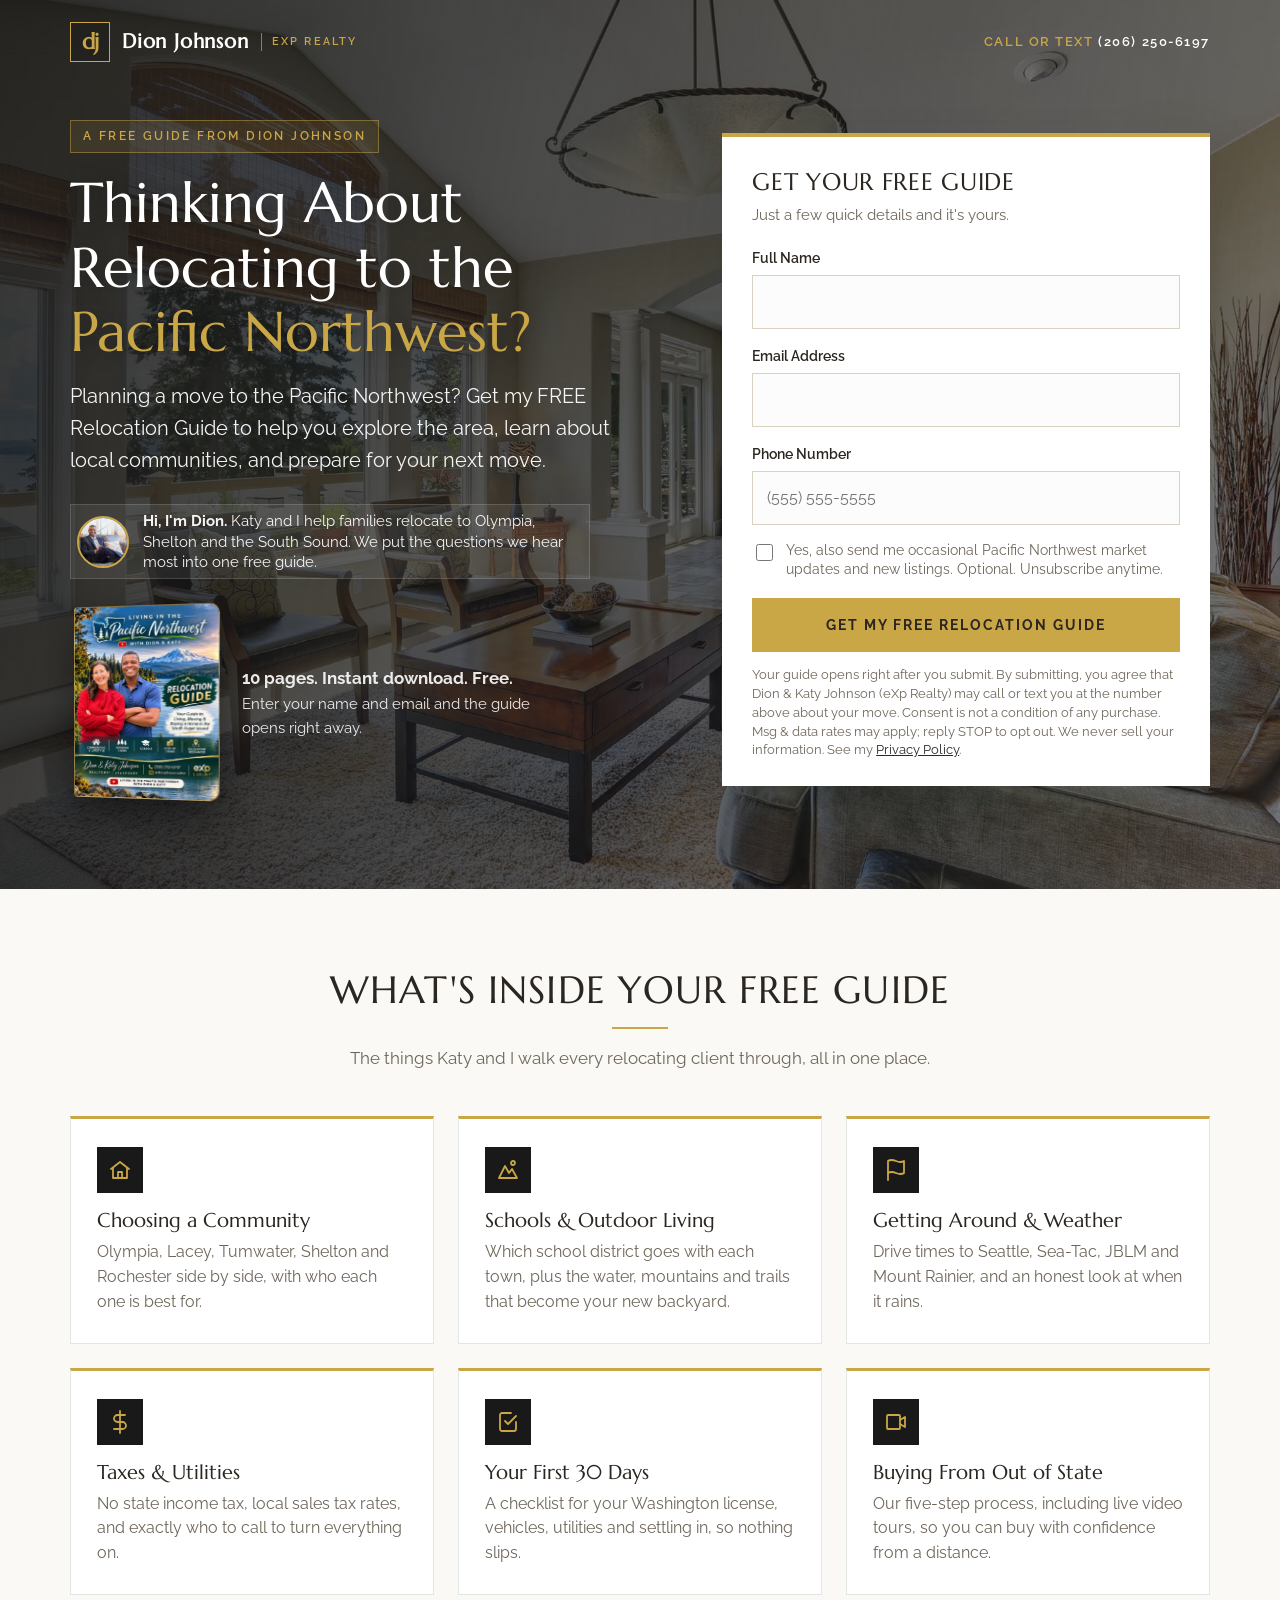
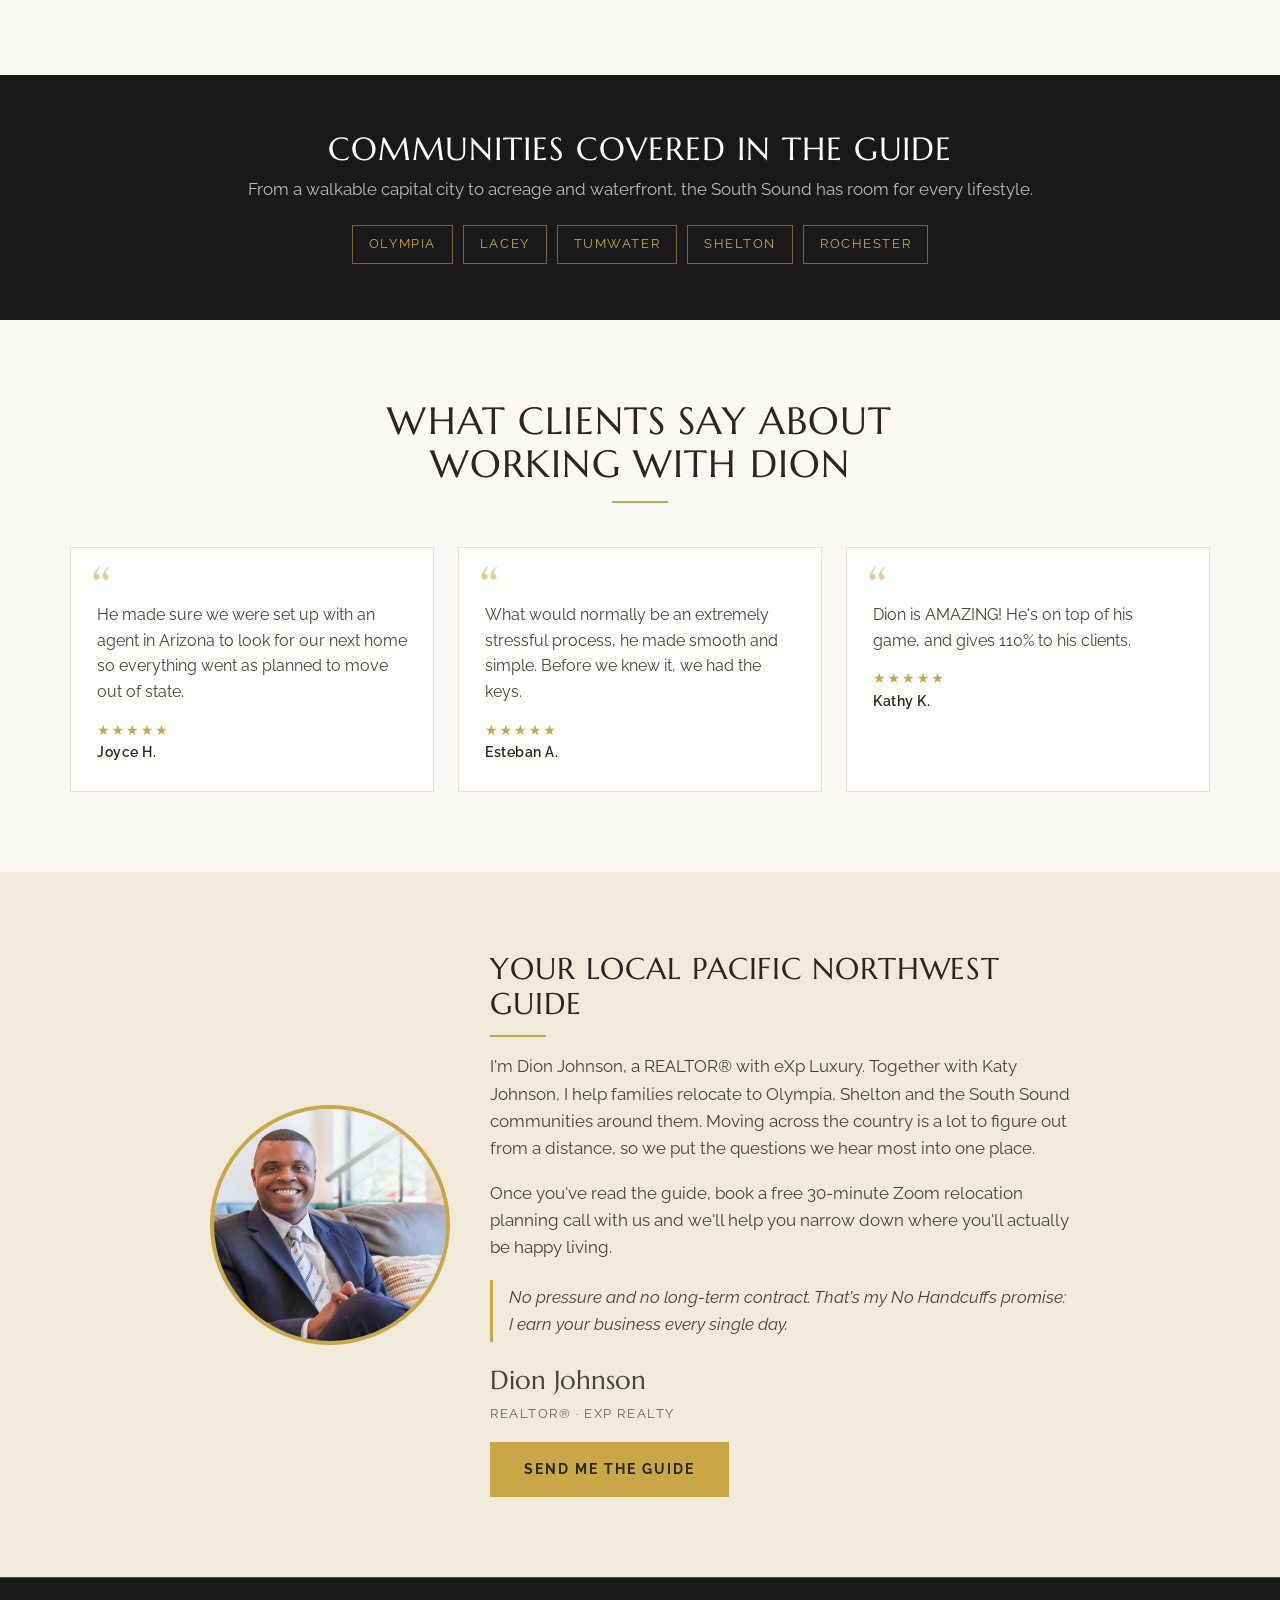
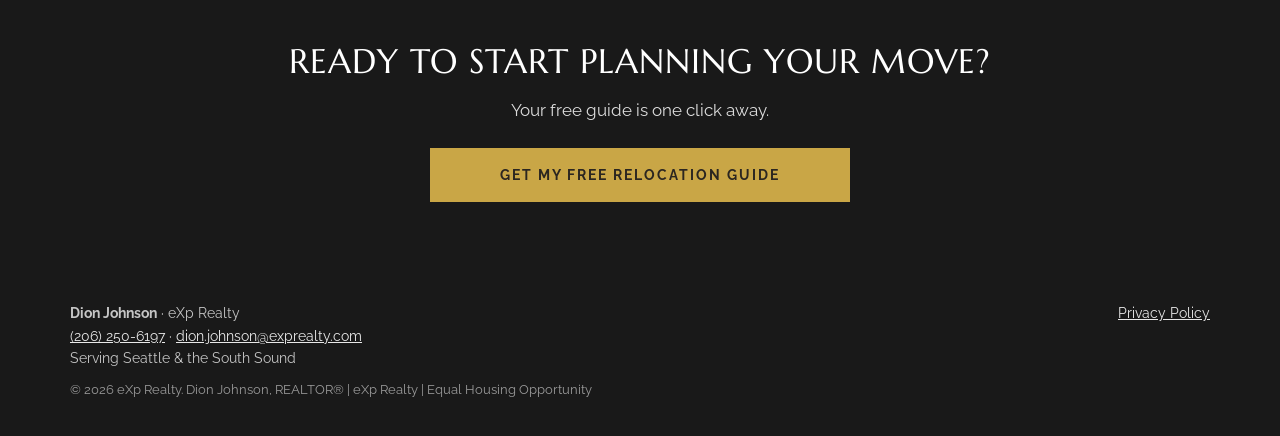
<file: public/index.html>
<!doctype html>
<html lang="en">
<head>
  <meta charset="utf-8">
  <meta name="viewport" content="width=device-width, initial-scale=1">
  <title>Free Pacific Northwest Relocation Guide | Dion Johnson</title>
  <meta name="description" content="Planning a move to the Pacific Northwest? Get Dion Johnson's FREE Relocation Guide to explore the area, learn about local communities, and prepare for your next move.">
  <meta property="og:title" content="Free Pacific Northwest Relocation Guide from Dion Johnson">
  <meta property="og:description" content="Explore the area, learn about local communities, and prepare for your move to Seattle and the South Sound.">
  <meta property="og:type" content="website">
  <meta property="og:image" content="assets/hero-pnw-home.jpg">
  <link rel="preconnect" href="https://fonts.googleapis.com">
  <link rel="preconnect" href="https://fonts.gstatic.com" crossorigin>
  <link href="https://fonts.googleapis.com/css2?family=Marcellus&family=Raleway:wght@400;600;700&display=swap" rel="stylesheet">
  <link rel="stylesheet" href="assets/styles.css?v=20261120b">
</head>
<body>

<header class="site-header">
  <div class="container">
    <a class="logo" href="index.html"><span class="monogram" aria-hidden="true">dj</span><span class="logo-name" data-config="agentName">Dion Johnson</span><span class="logo-sub" data-config="brokerage">eXp Realty</span></a>
    <a class="header-phone" data-config-href="phone" href="#"><span>Call or text</span> <span data-config="phone" style="color:inherit">(206) 250-6197</span></a>
  </div>
</header>

<main>
  <section class="hero">
    <div class="container hero-grid">
      <div>
        <span class="eyebrow">A free guide from Dion Johnson</span>
        <h1>Thinking About Relocating to the <span class="gold">Pacific Northwest?</span></h1>
        <p class="lead">Planning a move to the Pacific Northwest? Get my FREE Relocation Guide to help you explore the area, learn about local communities, and prepare for your next move.</p>

        <div class="hello">
          <img src="assets/dion-headshot.jpg" alt="Dion Johnson">
          <p><strong>Hi, I'm Dion.</strong> Katy and I help families relocate to Olympia, Shelton and the South Sound. We put the questions we hear most into one free guide.</p>
        </div>

        <div class="guide-wrap">
          <div class="guide-mock has-cover">
            <img src="assets/guide/cover.jpg" alt="Cover of the South Sound Relocation Guide by Dion and Katy Johnson" width="440" height="569">
          </div>
          <p class="guide-note"><strong>10 pages. Instant download. Free.</strong>Enter your name and email and the guide opens right away.</p>
        </div>
      </div>

      <form id="lead-form" class="form-card" novalidate>
        <h2>Get Your Free Guide</h2>
        <p class="sub">Just a few quick details and it's yours.</p>

        <div class="field">
          <label for="fullName">Full Name</label>
          <input id="fullName" name="fullName" type="text" autocomplete="name" required maxlength="80" aria-describedby="fullName-error">
          <div class="error" id="fullName-error" aria-live="polite"></div>
        </div>
        <div class="field">
          <label for="email">Email Address</label>
          <input id="email" name="email" type="email" autocomplete="email" inputmode="email" required maxlength="254" aria-describedby="email-error">
          <div class="error" id="email-error" aria-live="polite"></div>
        </div>
        <div class="field">
          <label for="phone">Phone Number</label>
          <input id="phone" name="phone" type="tel" autocomplete="tel" inputmode="tel" required maxlength="20" placeholder="(555) 555-5555" aria-describedby="phone-error">
          <div class="error" id="phone-error" aria-live="polite"></div>
        </div>

        <!-- Spam trap: hidden from people, bots fill it in -->
        <div class="hp" aria-hidden="true">
          <label for="website">Website</label>
          <input id="website" name="website" type="text" tabindex="-1" autocomplete="off">
        </div>

        <label class="consent">
          <input type="checkbox" name="marketingConsent" value="yes">
          <span>Yes, also send me occasional Pacific Northwest market updates and new listings. Optional. Unsubscribe anytime.</span>
        </label>

        <button class="btn" type="submit">GET MY FREE RELOCATION GUIDE</button>
        <div class="form-status" role="alert" aria-live="assertive"></div>
        <p class="fine-print">Your guide opens right after you submit. By submitting, you agree that Dion &amp; Katy Johnson (eXp Realty) may call or text you at the number above about your move. Consent is not a condition of any purchase. Msg &amp; data rates may apply; reply STOP to opt out. We never sell your information. See my <a href="privacy.html">Privacy Policy</a>.</p>
      </form>
    </div>
  </section>

  <section class="block">
    <div class="container">
      <div class="section-head">
        <h2>What's Inside Your Free Guide</h2>
        <p>The things Katy and I walk every relocating client through, all in one place.</p>
      </div>
      <div class="features features-6">
        <div class="feature">
          <div class="icon" aria-hidden="true">
            <svg width="24" height="24" viewBox="0 0 24 24" fill="none" stroke="currentColor" stroke-width="1.8" stroke-linecap="round" stroke-linejoin="round"><path d="M3 11l9-7 9 7"/><path d="M5 10v10h14V10"/><path d="M10 20v-6h4v6"/></svg>
          </div>
          <h3>Choosing a Community</h3>
          <p>Olympia, Lacey, Tumwater, Shelton and Rochester side by side, with who each one is best for.</p>
        </div>
        <div class="feature">
          <div class="icon" aria-hidden="true">
            <svg width="24" height="24" viewBox="0 0 24 24" fill="none" stroke="currentColor" stroke-width="1.8" stroke-linecap="round" stroke-linejoin="round"><path d="M3 20l6-12 4 7 3-4 5 9z"/><circle cx="17" cy="5" r="2"/></svg>
          </div>
          <h3>Schools &amp; Outdoor Living</h3>
          <p>Which school district goes with each town, plus the water, mountains and trails that become your new backyard.</p>
        </div>
        <div class="feature">
          <div class="icon" aria-hidden="true">
            <svg width="24" height="24" viewBox="0 0 24 24" fill="none" stroke="currentColor" stroke-width="1.8" stroke-linecap="round" stroke-linejoin="round"><path d="M4 15s1-1 4-1 5 2 8 2 4-1 4-1V3s-1 1-4 1-5-2-8-2-4 1-4 1z"/><path d="M4 22v-7"/></svg>
          </div>
          <h3>Getting Around &amp; Weather</h3>
          <p>Drive times to Seattle, Sea-Tac, JBLM and Mount Rainier, and an honest look at when it rains.</p>
        </div>
        <div class="feature">
          <div class="icon" aria-hidden="true">
            <svg width="24" height="24" viewBox="0 0 24 24" fill="none" stroke="currentColor" stroke-width="1.8" stroke-linecap="round" stroke-linejoin="round"><path d="M12 1v22"/><path d="M17 5H9.5a3.5 3.5 0 0 0 0 7h5a3.5 3.5 0 0 1 0 7H6"/></svg>
          </div>
          <h3>Taxes &amp; Utilities</h3>
          <p>No state income tax, local sales tax rates, and exactly who to call to turn everything on.</p>
        </div>
        <div class="feature">
          <div class="icon" aria-hidden="true">
            <svg width="24" height="24" viewBox="0 0 24 24" fill="none" stroke="currentColor" stroke-width="1.8" stroke-linecap="round" stroke-linejoin="round"><path d="M9 11l3 3 8-8"/><path d="M20 12v7a2 2 0 0 1-2 2H6a2 2 0 0 1-2-2V5a2 2 0 0 1 2-2h9"/></svg>
          </div>
          <h3>Your First 30 Days</h3>
          <p>A checklist for your Washington license, vehicles, utilities and settling in, so nothing slips.</p>
        </div>
        <div class="feature">
          <div class="icon" aria-hidden="true">
            <svg width="24" height="24" viewBox="0 0 24 24" fill="none" stroke="currentColor" stroke-width="1.8" stroke-linecap="round" stroke-linejoin="round"><rect x="3" y="5" width="13" height="14" rx="1"/><path d="M16 10l5-3v10l-5-3"/></svg>
          </div>
          <h3>Buying From Out of State</h3>
          <p>Our five-step process, including live video tours, so you can buy with confidence from a distance.</p>
        </div>
      </div>
    </div>
  </section>

  <section class="areas">
    <div class="container">
      <h2>Communities Covered in the Guide</h2>
      <p>From a walkable capital city to acreage and waterfront, the South Sound has room for every lifestyle.</p>
      <ul class="chips">
        <li>Olympia</li><li>Lacey</li><li>Tumwater</li><li>Shelton</li><li>Rochester</li>
      </ul>
    </div>
  </section>

  <section class="block">
    <div class="container">
      <div class="section-head">
        <h2>What Clients Say About Working With Dion</h2>
      </div>
      <div class="quotes">
        <figure class="quote">
          <blockquote>He made sure we were set up with an agent in Arizona to look for our next home so everything went as planned to move out of state.</blockquote>
          <figcaption><span class="stars">★★★★★</span><br>Joyce H.</figcaption>
        </figure>
        <figure class="quote">
          <blockquote>What would normally be an extremely stressful process, he made smooth and simple. Before we knew it, we had the keys.</blockquote>
          <figcaption><span class="stars">★★★★★</span><br>Esteban A.</figcaption>
        </figure>
        <figure class="quote">
          <blockquote>Dion is AMAZING! He's on top of his game, and gives 110% to his clients.</blockquote>
          <figcaption><span class="stars">★★★★★</span><br>Kathy K.</figcaption>
        </figure>
      </div>
    </div>
  </section>

  <section class="block about">
    <div class="container about-grid">
      <div class="headshot"><img src="assets/dion-headshot.jpg" alt="Dion Johnson"></div>
      <div>
        <h2>Your Local Pacific Northwest Guide</h2>
        <p>I'm Dion Johnson, a REALTOR® with eXp Luxury. Together with Katy Johnson, I help families relocate to Olympia, Shelton and the South Sound communities around them. Moving across the country is a lot to figure out from a distance, so we put the questions we hear most into one place.</p>
        <p>Once you've read the guide, book a free 30-minute Zoom relocation planning call with us and we'll help you narrow down where you'll actually be happy living.</p>
        <p class="promise">No pressure and no long-term contract. That's my No Handcuffs promise: I earn your business every single day.</p>
        <p class="signature">Dion Johnson<small>REALTOR® · eXp Realty</small></p>
        <a class="btn btn-inline" href="#lead-form" data-scroll-to-form>Send Me the Guide</a>
      </div>
    </div>
  </section>

  <section class="cta-band">
    <div class="container">
      <h2>Ready to Start Planning Your Move?</h2>
      <p>Your free guide is one click away.</p>
      <a class="btn" href="#lead-form" data-scroll-to-form>GET MY FREE RELOCATION GUIDE</a>
    </div>
  </section>
</main>

<footer class="site-footer">
  <div class="container">
    <div class="footer-grid">
      <div>
        <strong data-config="agentName">Dion Johnson</strong> · <span data-config="brokerage">eXp Realty</span><br>
        <a data-config-href="phone" href="#"><span data-config="phone">(206) 250-6197</span></a> ·
        <a data-config-href="email" href="#"><span data-config="email">dion.johnson@exprealty.com</span></a><br>
        <span data-config="address">Serving Seattle &amp; the South Sound</span>
      </div>
      <div>
        <a href="privacy.html">Privacy Policy</a>
      </div>
    </div>
    <div class="legal">© <span id="year"></span> <span data-config="brokerage">eXp Realty</span>. <span data-config="licenseLine">Dion Johnson, REALTOR® | eXp Realty | Equal Housing Opportunity</span></div>
  </div>
</footer>

<script src="assets/config.js?v=20261120b"></script>
<script src="assets/app.js?v=20261120b"></script>
</body>
</html>
</file>
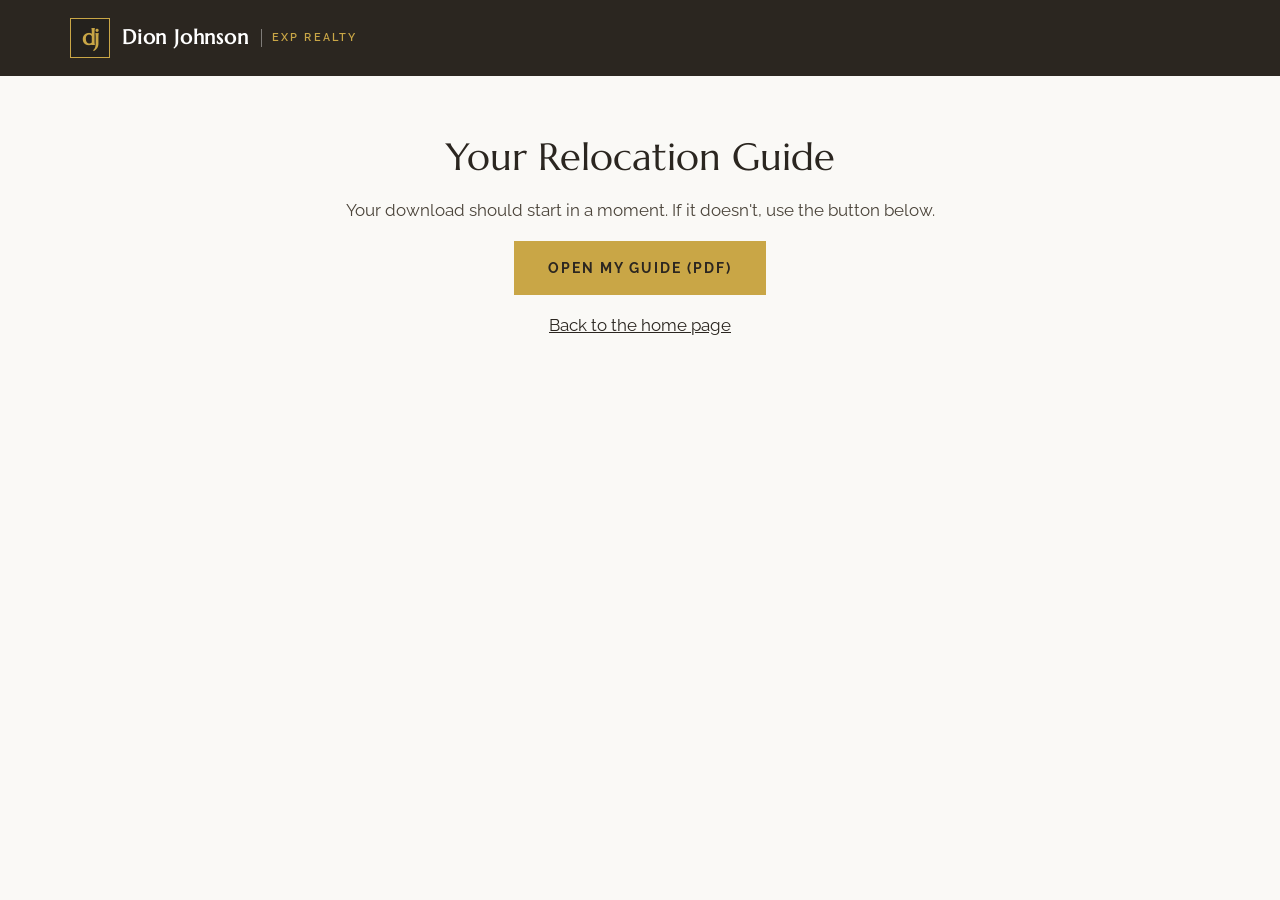
<file: public/download.html>
<!doctype html>
<html lang="en">
<head>
  <meta charset="utf-8">
  <meta name="viewport" content="width=device-width, initial-scale=1">
  <meta name="robots" content="noindex">
  <title>Download Your Pacific Northwest Relocation Guide</title>
  <link href="https://fonts.googleapis.com/css2?family=Marcellus&family=Raleway:wght@400;600;700&display=swap" rel="stylesheet">
  <link rel="stylesheet" href="assets/styles.css?v=20261120b">
</head>
<body>
<!--
  Both the thank-you page button and the link in the confirmation email point here.
  This page records a "guide_download" analytics event, then opens the PDF.
-->
<div class="top-bar">
  <header class="site-header">
    <div class="container">
      <a class="logo" href="index.html"><span class="monogram" aria-hidden="true">dj</span><span class="logo-name" data-config="agentName">Dion Johnson</span><span class="logo-sub" data-config="brokerage">eXp Realty</span></a>
    </div>
  </header>
</div>

<main class="container prose" style="text-align:center">
  <h1>Your Relocation Guide</h1>
  <div id="ready" hidden>
    <p>Your download should start in a moment. If it doesn't, use the button below.</p>
    <p><a class="btn btn-inline" id="pdf-link" href="#">OPEN MY GUIDE (PDF)</a></p>
  </div>
  <div id="pending">
    <p class="notice">The guide is being finalized. We'll email it to you as soon as it's ready.</p>
  </div>
  <p><a href="index.html">Back to the home page</a></p>
</main>

<script src="assets/config.js?v=20261120b"></script>
<script src="assets/app.js?v=20261120b"></script>
<script>
  (function () {
    var pdf = (window.SITE_CONFIG || {}).guidePdf;
    if (!pdf) return;
    document.getElementById("ready").hidden = false;
    document.getElementById("pending").hidden = true;
    var link = document.getElementById("pdf-link");
    link.href = pdf;
    var src = new URLSearchParams(location.search).get("src") || "web";
    window.track("guide_download", { method: src });
    setTimeout(function () { location.href = pdf; }, 900);
  })();
</script>
</body>
</html>
</file>
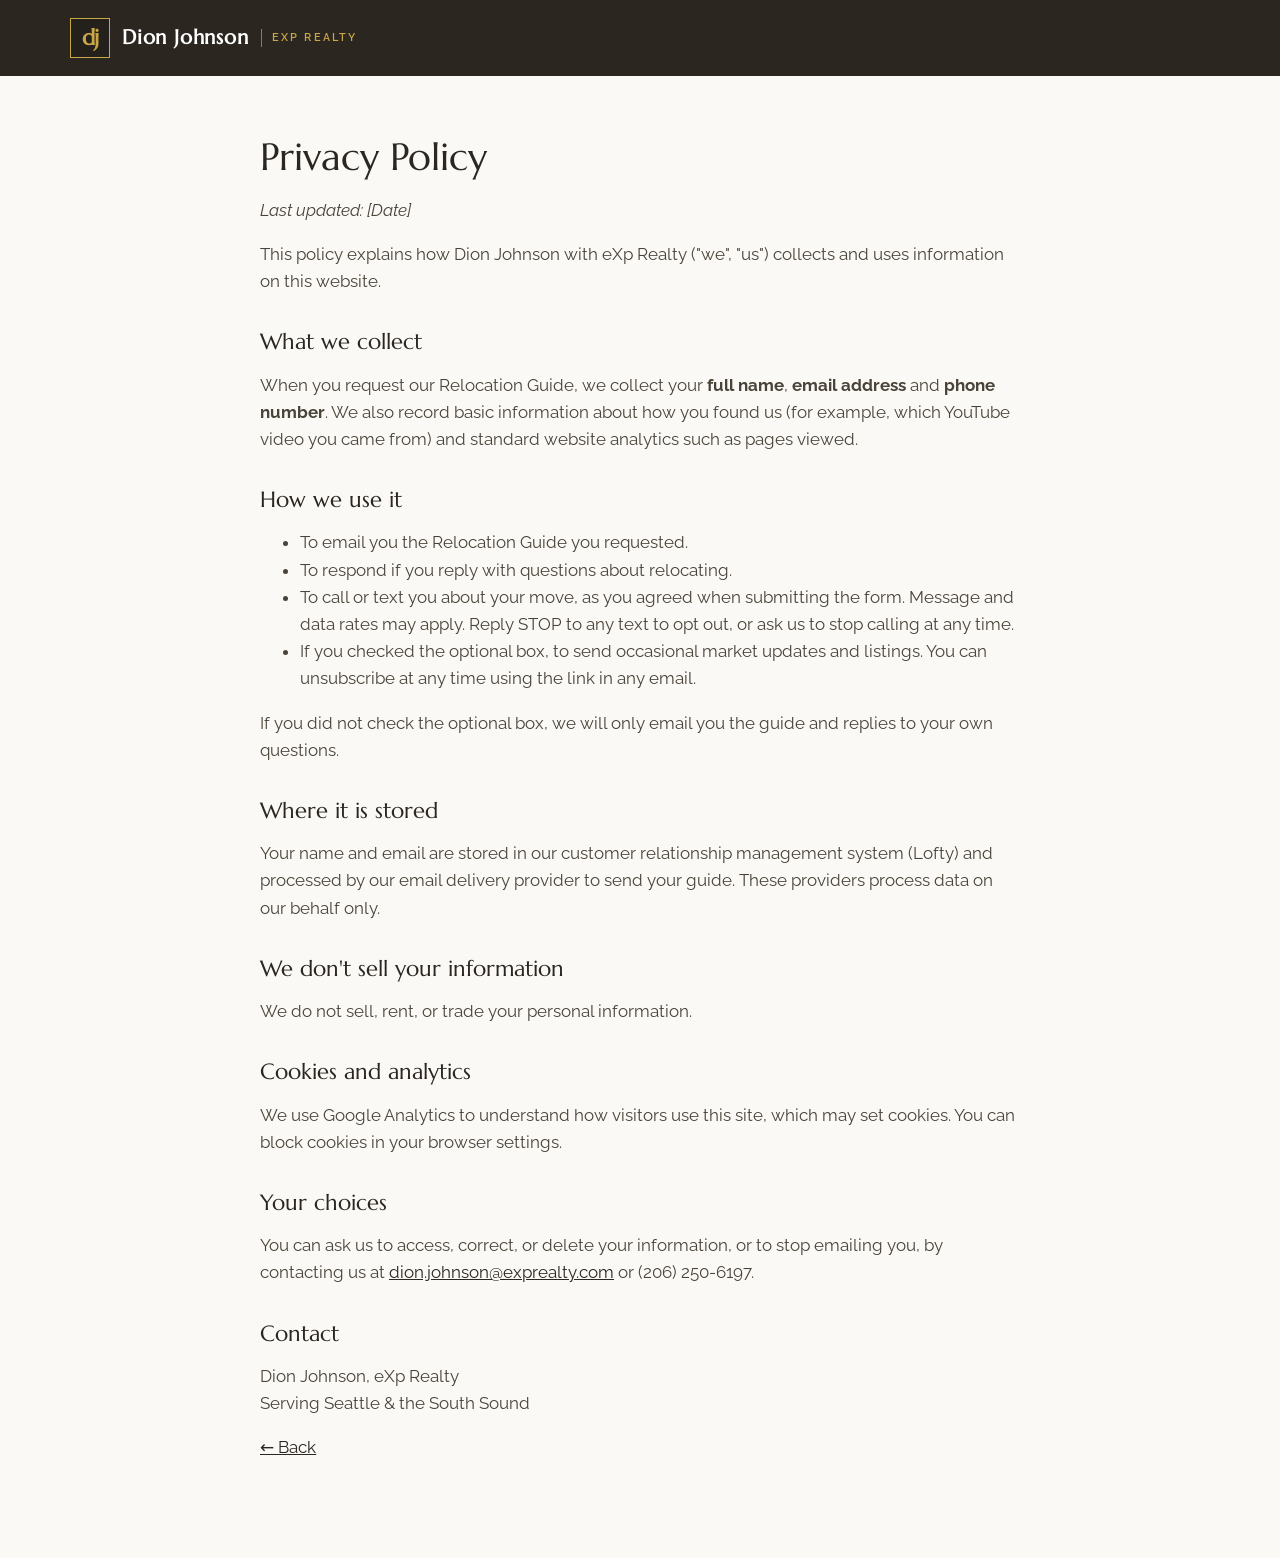
<file: public/privacy.html>
<!doctype html>
<html lang="en">
<head>
  <meta charset="utf-8">
  <meta name="viewport" content="width=device-width, initial-scale=1">
  <title>Privacy Policy</title>
  <link href="https://fonts.googleapis.com/css2?family=Marcellus&family=Raleway:wght@400;600;700&display=swap" rel="stylesheet">
  <link rel="stylesheet" href="assets/styles.css?v=20261120b">
</head>
<body>
<div class="top-bar">
  <header class="site-header">
    <div class="container">
      <a class="logo" href="index.html"><span class="monogram" aria-hidden="true">dj</span><span class="logo-name" data-config="agentName">Dion Johnson</span><span class="logo-sub" data-config="brokerage">eXp Realty</span></a>
    </div>
  </header>
</div>

<main class="container prose">
  <!-- TEMPLATE: have the client (or their attorney/brokerage compliance) review before going live. -->
  <h1>Privacy Policy</h1>
  <p><em>Last updated: [Date]</em></p>

  <p>This policy explains how <span data-config="agentName">[Agent Name]</span> with <span data-config="brokerage">[Brokerage Name]</span> ("we", "us") collects and uses information on this website.</p>

  <h2>What we collect</h2>
  <p>When you request our Relocation Guide, we collect your <strong>full name</strong>, <strong>email address</strong> and <strong>phone number</strong>. We also record basic information about how you found us (for example, which YouTube video you came from) and standard website analytics such as pages viewed.</p>

  <h2>How we use it</h2>
  <ul>
    <li>To email you the Relocation Guide you requested.</li>
    <li>To respond if you reply with questions about relocating.</li>
    <li>To call or text you about your move, as you agreed when submitting the form. Message and data rates may apply. Reply STOP to any text to opt out, or ask us to stop calling at any time.</li>
    <li>If you checked the optional box, to send occasional market updates and listings. You can unsubscribe at any time using the link in any email.</li>
  </ul>
  <p>If you did not check the optional box, we will only email you the guide and replies to your own questions.</p>

  <h2>Where it is stored</h2>
  <p>Your name and email are stored in our customer relationship management system (Lofty) and processed by our email delivery provider to send your guide. These providers process data on our behalf only.</p>

  <h2>We don't sell your information</h2>
  <p>We do not sell, rent, or trade your personal information.</p>

  <h2>Cookies and analytics</h2>
  <p>We use Google Analytics to understand how visitors use this site, which may set cookies. You can block cookies in your browser settings.</p>

  <h2>Your choices</h2>
  <p>You can ask us to access, correct, or delete your information, or to stop emailing you, by contacting us at <a data-config-href="email" href="#"><span data-config="email">[contact@yourdomain.com]</span></a> or <span data-config="phone">[Phone Number]</span>.</p>

  <h2>Contact</h2>
  <p><span data-config="agentName">[Agent Name]</span>, <span data-config="brokerage">[Brokerage Name]</span><br><span data-config="address">[Office Address]</span></p>

  <p><a href="index.html">← Back</a></p>
</main>

<script src="assets/config.js?v=20261120b"></script>
<script src="assets/app.js?v=20261120b"></script>
</body>
</html>
</file>
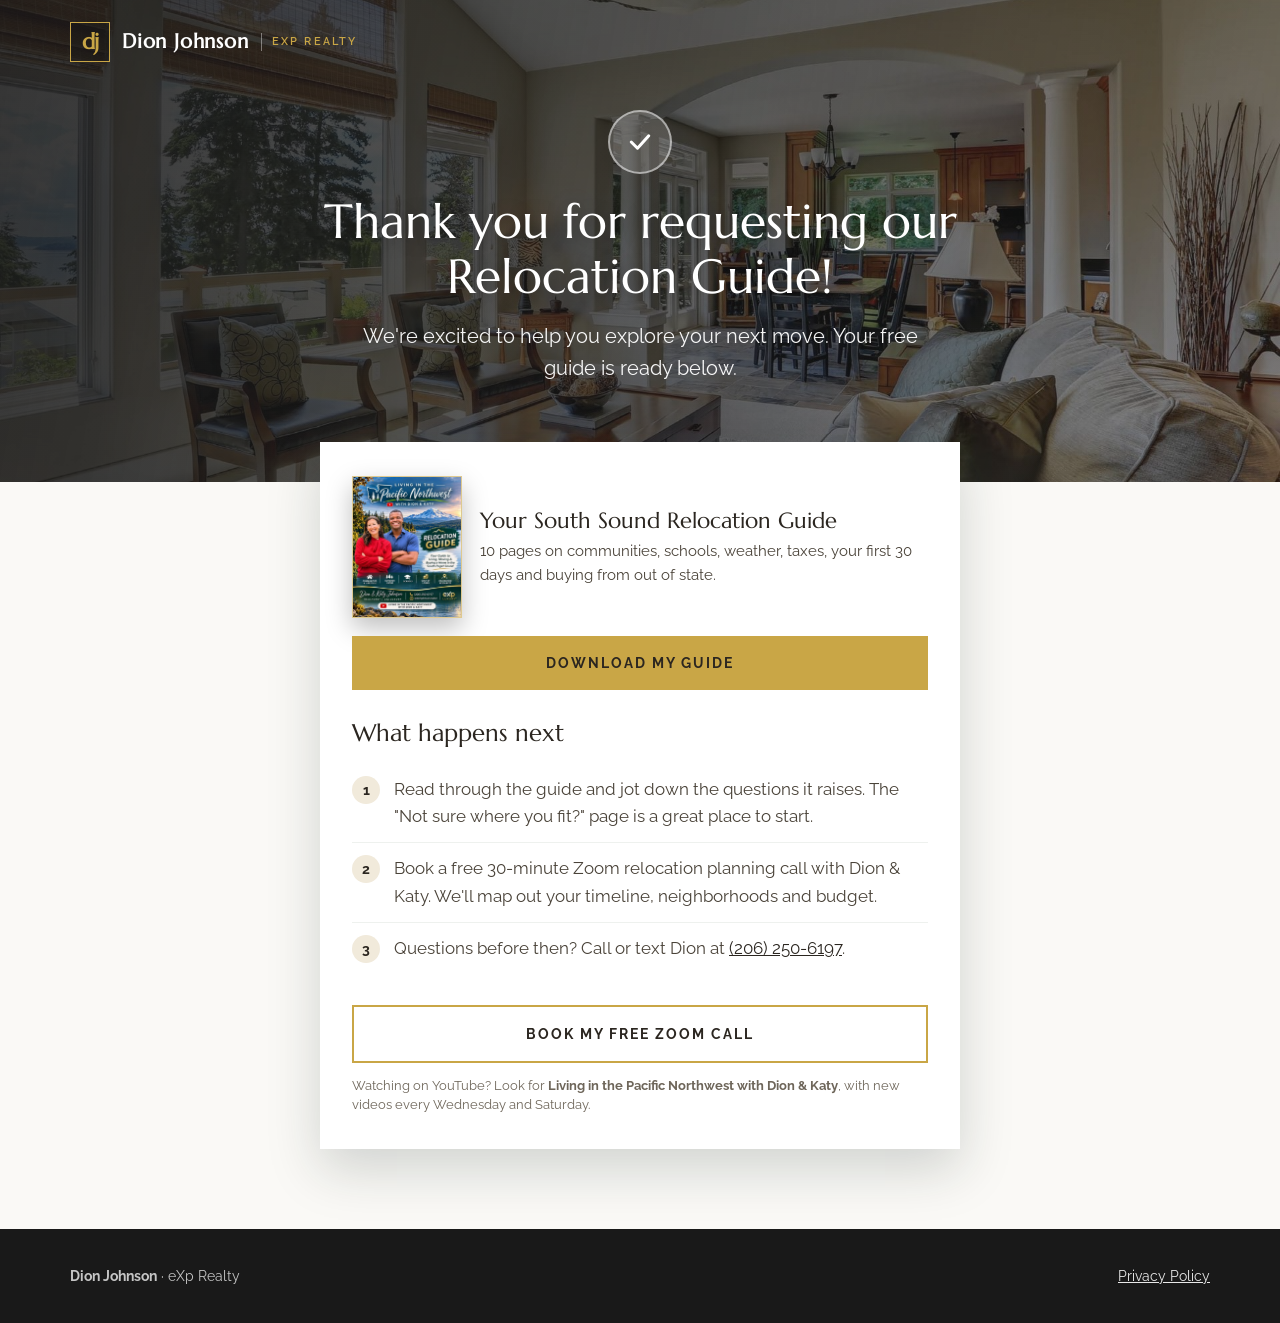
<file: public/thank-you.html>
<!doctype html>
<html lang="en">
<head>
  <meta charset="utf-8">
  <meta name="viewport" content="width=device-width, initial-scale=1">
  <meta name="robots" content="noindex">
  <title>Thank You | Your Relocation Guide Is on Its Way</title>
  <link rel="preconnect" href="https://fonts.googleapis.com">
  <link rel="preconnect" href="https://fonts.gstatic.com" crossorigin>
  <link href="https://fonts.googleapis.com/css2?family=Marcellus&family=Raleway:wght@400;600;700&display=swap" rel="stylesheet">
  <link rel="stylesheet" href="assets/styles.css?v=20261120b">
</head>
<body>

<header class="site-header">
  <div class="container">
    <a class="logo" href="index.html"><span class="monogram" aria-hidden="true">dj</span><span class="logo-name" data-config="agentName">Dion Johnson</span><span class="logo-sub" data-config="brokerage">eXp Realty</span></a>
  </div>
</header>

<main>
  <section class="hero simple-hero">
    <div class="container">
      <div class="check" aria-hidden="true">
        <svg width="30" height="30" viewBox="0 0 24 24" fill="none" stroke="#fff" stroke-width="2.4" stroke-linecap="round" stroke-linejoin="round"><path d="M5 12l5 5 9-10"/></svg>
      </div>
      <h1>Thank you<span id="ty-name"></span> for requesting our Relocation Guide!</h1>
      <p class="lead">We're excited to help you explore your next move. Your free guide is ready below.</p>
    </div>
  </section>

  <div class="container">
    <div class="ty-card">
      <!-- Shown only once a guide PDF is set in assets/config.js -->
      <div id="download-ready" hidden>
        <div class="ty-guide">
          <img src="assets/guide/cover.jpg" alt="South Sound Relocation Guide cover" width="110" height="142">
          <div>
            <h2>Your South Sound Relocation Guide</h2>
            <p>10 pages on communities, schools, weather, taxes, your first 30 days and buying from out of state.</p>
          </div>
        </div>
        <a class="btn" id="download-btn" href="download.html?src=web">DOWNLOAD MY GUIDE</a>
      </div>
      <div id="download-pending" class="notice">
        Your guide is being finalized. We'll send it to you as soon as it's ready.
      </div>

      <h2 class="ty-next">What happens next</h2>
      <ul class="ty-steps">
        <li><span class="num">1</span><span>Read through the guide and jot down the questions it raises. The "Not sure where you fit?" page is a great place to start.</span></li>
        <li><span class="num">2</span><span>Book a free 30-minute Zoom relocation planning call with Dion &amp; Katy. We'll map out your timeline, neighborhoods and budget.</span></li>
        <li><span class="num">3</span><span>Questions before then? Call or text Dion at <a data-config-href="phone" href="#"><span data-config="phone">(206) 250-6197</span></a>.</span></li>
      </ul>

      <a class="btn btn-outline" data-config-href="bookingUrl" href="#" target="_blank" rel="noopener">BOOK MY FREE ZOOM CALL</a>

      <p class="fine-print">Watching on YouTube? Look for <strong>Living in the Pacific Northwest with Dion &amp; Katy</strong>, with new videos every Wednesday and Saturday.</p>
    </div>
  </div>
  <div style="height:80px"></div>
</main>

<footer class="site-footer">
  <div class="container">
    <div class="footer-grid">
      <div><strong data-config="agentName">Dion Johnson</strong> · <span data-config="brokerage">eXp Realty</span></div>
      <div><a href="privacy.html">Privacy Policy</a></div>
    </div>
  </div>
</footer>

<script src="assets/config.js?v=20261120b"></script>
<script src="assets/app.js?v=20261120b"></script>
<script>
  (function () {
    var name = "";
    try { name = sessionStorage.getItem("leadFirstName") || ""; } catch (e) {}
    if (name) document.getElementById("ty-name").textContent = ", " + name + ",";
    if ((window.SITE_CONFIG || {}).guidePdf) {
      document.getElementById("download-ready").hidden = false;
      document.getElementById("download-pending").hidden = true;
    }
  })();
</script>
</body>
</html>
</file>
<file: public/assets/styles.css>
/* Pacific Northwest Relocation Guide funnel */
:root {
  /* Dion Johnson brand: charcoal, gold, off-white (from dionjohnson.expportal.com) */
  --evergreen: #2b2620;
  --evergreen-deep: #191919;
  --moss: #8a7333;
  --slate: #3d3a35;
  --mist: #faf9f6;
  --sand: #f1eadb;
  --copper: #c9a646;
  --copper-dark: #b08f35;
  --ink: #191919;
  --muted: #6b665d;
  --white: #ffffff;
  --radius: 14px;
  --shadow: 0 20px 50px rgba(20, 40, 34, 0.18);
  --serif: "Marcellus", Georgia, "Times New Roman", serif;
  --sans: "Raleway", system-ui, -apple-system, "Segoe UI", Roboto, sans-serif;
}

* { box-sizing: border-box; }
html { -webkit-text-size-adjust: 100%; }
body {
  margin: 0;
  font-family: var(--sans);
  color: var(--ink);
  background: var(--mist);
  line-height: 1.6;
  font-size: 17px;
}
img { max-width: 100%; display: block; }
a { color: var(--evergreen); }
.container { width: min(1140px, 92vw); margin: 0 auto; }

/* Header */
.site-header {
  position: absolute; inset: 0 0 auto 0; z-index: 5;
  padding: 22px 0;
}
.site-header .container { display: flex; align-items: center; justify-content: space-between; }
.logo {
  display: inline-flex; align-items: center; gap: 10px;
  color: var(--white); text-decoration: none; font-weight: 600; letter-spacing: .02em;
}
.logo-mark {
  width: 38px; height: 38px; border-radius: 50%;
  border: 2px dashed rgba(255,255,255,.7);
  display: grid; place-items: center; font-size: 11px; opacity: .9;
}
.logo img { height: 40px; width: auto; }
.logo-name { font-family: var(--serif); font-size: 22px; letter-spacing: .03em; }
.logo-sub { font-size: 12px; letter-spacing: .18em; text-transform: uppercase; color: var(--copper); border-left: 1px solid rgba(255,255,255,.4); padding-left: 10px; }
.header-link { color: var(--white); font-size: 15px; text-decoration: none; opacity: .9; }
.header-link:hover { opacity: 1; text-decoration: underline; }

/* Hero */
.hero {
  position: relative; color: var(--white);
  padding: 120px 0 90px;
  background:
    linear-gradient(100deg, rgba(25,25,25,.88) 0%, rgba(25,25,25,.72) 45%, rgba(25,25,25,.45) 100%),
    var(--hero-image, url("hero-pnw-home.jpg")) center / cover no-repeat;
}
.hero-grid {
  display: grid; grid-template-columns: 1.1fr .9fr; gap: 56px; align-items: center;
}
.eyebrow {
  display: inline-block; font-size: 13px; font-weight: 600; letter-spacing: .14em; text-transform: uppercase;
  color: var(--copper); background: rgba(201,166,70,.12); border: 1px solid rgba(201,166,70,.45);
  padding: 6px 12px; border-radius: 999px; margin-bottom: 18px;
}
h1, h2, h3 { font-family: var(--serif); font-weight: 600; line-height: 1.15; margin: 0 0 16px; }
.hero h1 { font-size: clamp(34px, 5vw, 56px); text-shadow: 0 2px 20px rgba(0,0,0,.25); }
.hero p.lead { font-size: clamp(17px, 2vw, 20px); max-width: 560px; opacity: .95; margin: 0 0 28px; }

/* Guide mockup (placeholder cover) */
.guide-wrap { display: flex; align-items: center; gap: 22px; }
.guide-mock {
  width: 150px; aspect-ratio: 8.5 / 11; flex: none;
  border-radius: 4px 10px 10px 4px;
  background:
    linear-gradient(180deg, rgba(25,25,25,.15) 30%, rgba(25,25,25,.92) 100%),
    url("hero-pnw-home.jpg") 30% center / cover;
  border: 1px solid rgba(201,166,70,.6);
  box-shadow: -6px 0 0 #0d0d0d inset, 0 18px 40px rgba(0,0,0,.5);
  transform: perspective(700px) rotateY(-14deg);
  position: relative; overflow: hidden;
  display: flex; flex-direction: column; justify-content: flex-end; padding: 12px 12px 14px 16px;
}
.guide-mock img { position: absolute; inset: 0; width: 100%; height: 100%; object-fit: cover; }
.guide-mock .gm-kicker { font-size: 8px; letter-spacing: .16em; text-transform: uppercase; color: var(--copper); }
.guide-mock .gm-by { font-size: 8px; letter-spacing: .12em; text-transform: uppercase; opacity: .8; margin-top: 6px; }
.guide-mock .gm-title { font-family: var(--serif); font-size: 17px; line-height: 1.1; margin-top: 4px; }
.guide-mock .gm-free {
  position: absolute; top: 10px; right: 10px; background: var(--copper); color: var(--ink);
  font-size: 9px; font-weight: 700; letter-spacing: .1em; padding: 3px 7px; border-radius: 99px;
}
.guide-note { font-size: 15px; opacity: .9; max-width: 300px; }
.guide-note strong { display: block; font-size: 17px; }

/* Form card */
.form-card {
  background: var(--white); color: var(--ink);
  border-radius: var(--radius); box-shadow: var(--shadow);
  padding: 32px 30px 26px;
}
.form-card h2 { font-size: 26px; margin-bottom: 6px; }
.form-card .sub { color: var(--muted); font-size: 15px; margin: 0 0 20px; }
.field { margin-bottom: 16px; }
.field label { display: block; font-size: 14px; font-weight: 600; margin-bottom: 6px; }
.field input {
  width: 100%; font: inherit; font-size: 16px;
  padding: 13px 14px; border: 1.5px solid #cfd8d4; border-radius: 10px; background: #fbfcfb;
}
.field input:focus { outline: none; border-color: var(--moss); box-shadow: 0 0 0 3px rgba(201,166,70,.25); background: #fff; }
.field input[aria-invalid="true"] { border-color: #b3402a; }
.field .error { color: #b3402a; font-size: 13px; margin-top: 5px; min-height: 0; }
.consent {
  display: flex; gap: 10px; align-items: flex-start; font-size: 13.5px; color: var(--muted);
  margin: 4px 0 18px; line-height: 1.45;
}
.consent input { margin-top: 3px; width: 17px; height: 17px; flex: none; accent-color: var(--evergreen); }
.btn {
  display: inline-flex; justify-content: center; align-items: center; gap: 8px;
  width: 100%; border: 0; cursor: pointer; text-decoration: none;
  font: inherit; font-weight: 700; font-size: 16px; letter-spacing: .04em;
  padding: 16px 20px; border-radius: 10px;
  background: var(--copper); color: var(--ink);
  transition: background .15s ease;
}
.btn:hover { background: var(--copper-dark); }
.btn:focus-visible { outline: 3px solid rgba(201,166,70,.45); outline-offset: 2px; }
.btn[disabled] { opacity: .7; cursor: wait; }
.btn-inline { width: auto; }
.form-status { font-size: 14px; margin-top: 12px; color: #b3402a; }
.fine-print { font-size: 12.5px; color: var(--muted); margin: 14px 0 0; line-height: 1.5; }
.hp { position: absolute; left: -10000px; width: 1px; height: 1px; overflow: hidden; }

/* Sections */
section.block { padding: 80px 0; }
.section-head { text-align: center; max-width: 640px; margin: 0 auto 44px; }
.section-head h2 { font-size: clamp(28px, 3.4vw, 38px); color: var(--evergreen); }
.section-head p { color: var(--muted); margin: 0; }
.features { display: grid; grid-template-columns: repeat(3, 1fr); gap: 24px; }
.feature {
  background: var(--white); border-radius: var(--radius); padding: 28px 26px;
  border: 1px solid #e1e7e3;
}
.feature .icon {
  width: 46px; height: 46px; border-radius: 12px; background: var(--sand);
  display: grid; place-items: center; margin-bottom: 16px; color: var(--evergreen);
}
.feature h3 { font-size: 20px; margin-bottom: 8px; color: var(--evergreen); }
.feature p { margin: 0; color: var(--muted); font-size: 15.5px; }

.about { background: var(--sand); }
.about-grid { display: grid; grid-template-columns: 180px 1fr; gap: 40px; align-items: center; max-width: 860px; margin: 0 auto; }
.headshot {
  width: 180px; height: 180px; border-radius: 50%; background: #e3d6bd;
  display: grid; place-items: center; color: var(--muted); font-size: 13px; text-align: center;
  border: 2px dashed #c8b796; overflow: hidden;
}
.headshot img { width: 100%; height: 100%; object-fit: cover; object-position: 26% 18%; transform: scale(1.6); transform-origin: 26% 25%; }
.about h2 { color: var(--evergreen); font-size: 30px; }
.about p { color: var(--slate); margin: 0 0 18px; }

.cta-band { background: var(--evergreen); color: #fff; text-align: center; padding: 64px 0; }
.cta-band h2 { font-size: clamp(26px, 3vw, 34px); }
.cta-band p { opacity: .85; margin: 0 0 24px; }
.cta-band .btn { max-width: 420px; }

footer.site-footer { background: var(--evergreen-deep); color: rgba(255,255,255,.75); padding: 36px 0; font-size: 14px; }
.footer-grid { display: flex; flex-wrap: wrap; justify-content: space-between; gap: 18px; }
.site-footer a { color: rgba(255,255,255,.9); }
.site-footer .legal { font-size: 12.5px; opacity: .75; margin-top: 10px; }

/* Simple pages (thank you, privacy, download) */
.simple-hero { padding: 110px 0 70px; text-align: center; }
.simple-hero h1 { font-size: clamp(30px, 4.4vw, 48px); max-width: 760px; margin: 0 auto 16px; }
.simple-hero p.lead { margin: 0 auto 28px; }
.ty-card {
  background: #fff; border-radius: var(--radius); box-shadow: var(--shadow);
  max-width: 640px; margin: -40px auto 0; padding: 34px 32px; position: relative; z-index: 2;
}
.ty-card h2 { color: var(--evergreen); font-size: 24px; }
.ty-steps { list-style: none; padding: 0; margin: 0 0 24px; }
.ty-steps li { display: flex; gap: 14px; padding: 12px 0; border-bottom: 1px solid #eef1ee; color: var(--slate); }
.ty-steps li:last-child { border-bottom: 0; }
.ty-steps .num {
  flex: none; width: 28px; height: 28px; border-radius: 50%; background: var(--sand);
  color: var(--evergreen); font-weight: 700; display: grid; place-items: center; font-size: 14px;
}
.check {
  width: 64px; height: 64px; border-radius: 50%; background: rgba(255,255,255,.16);
  border: 2px solid rgba(255,255,255,.5); display: grid; place-items: center; margin: 0 auto 20px;
}
.notice { background: var(--sand); border-radius: 10px; padding: 14px 16px; font-size: 14.5px; color: var(--slate); margin-bottom: 18px; }
.prose { max-width: 760px; margin: 0 auto; padding: 60px 0 80px; }
.prose h1 { color: var(--evergreen); font-size: 38px; }
.prose h2 { color: var(--evergreen); font-size: 22px; margin-top: 34px; }
.prose p, .prose li { color: var(--slate); }
.top-bar { background: var(--evergreen); padding: 18px 0; }
.top-bar .site-header { position: static; padding: 0; }

/* Responsive */
@media (max-width: 900px) {
  .hero { padding: 96px 0 56px; }
  .hero-grid { grid-template-columns: 1fr; gap: 34px; }
  .features { grid-template-columns: 1fr; }
  .about-grid { grid-template-columns: 1fr; text-align: center; }
  .headshot { margin: 0 auto; }
}
@media (max-width: 520px) {
  body { font-size: 16px; }
  .form-card { padding: 26px 20px 22px; }
  .guide-mock { width: 112px; }
  .guide-mock .gm-title { font-size: 14px; }
  section.block { padding: 60px 0; }
  .ty-card { padding: 26px 20px; }
  .header-link { display: none; }
}
@media (prefers-reduced-motion: reduce) { * { transition: none !important; } }

/* ---------- Personal touches ---------- */
.gold { color: var(--copper); }
.header-phone { color: var(--white); text-decoration: none; font-size: 15px; letter-spacing: .03em; }
.header-phone span { color: var(--copper); }
.hello {
  display: flex; align-items: center; gap: 14px; margin: 0 0 26px;
  background: rgba(255,255,255,.07); border: 1px solid rgba(255,255,255,.14);
  border-radius: 999px; padding: 6px 18px 6px 6px; max-width: 520px;
}
.hello img { width: 52px; height: 52px; border-radius: 50%; object-fit: cover; object-position: 26% 18%; border: 2px solid var(--copper); flex: none; }
.hello p { margin: 0; font-size: 14.5px; line-height: 1.4; opacity: .95; }
.form-card { border-top: 4px solid var(--copper); }
.feature { border-top: 3px solid var(--copper); }
.feature .icon { background: #191919; color: var(--copper); }

.areas { background: #191919; color: #fff; padding: 56px 0; text-align: center; }
.areas h2 { font-size: clamp(24px, 3vw, 32px); margin-bottom: 8px; }
.areas p { color: rgba(255,255,255,.7); margin: 0 0 22px; }
.chips { display: flex; flex-wrap: wrap; justify-content: center; gap: 10px; max-width: 760px; margin: 0 auto; padding: 0; list-style: none; }
.chips li { border: 1px solid rgba(201,166,70,.55); color: var(--copper); padding: 8px 16px; border-radius: 999px; font-size: 14.5px; letter-spacing: .03em; }

.quotes { display: grid; grid-template-columns: repeat(3, 1fr); gap: 24px; }
.quote { background: #fff; border-radius: var(--radius); padding: 28px 26px; border: 1px solid #e8e2d4; position: relative; margin: 0; }
.quote::before { content: "\201C"; font-family: var(--serif); font-size: 64px; line-height: 1; color: var(--copper); position: absolute; top: 10px; left: 20px; opacity: .55; }
.quote blockquote { margin: 26px 0 14px; font-size: 16px; color: var(--slate); }
.quote figcaption { font-weight: 600; color: var(--ink); font-size: 14px; letter-spacing: .04em; }
.quote figcaption span { color: var(--copper); }
.stars { color: var(--copper); letter-spacing: 2px; font-size: 14px; }

.promise { border-left: 3px solid var(--copper); padding: 4px 0 4px 16px; font-style: italic; color: var(--slate); margin: 0 0 20px; }
.signature { font-family: var(--serif); font-size: 26px; color: var(--ink); margin: 0 0 20px; }
.signature small { display: block; font-family: var(--sans); font-size: 13px; letter-spacing: .12em; text-transform: uppercase; color: var(--muted); margin-top: 2px; }
.about-grid { grid-template-columns: 240px 1fr; }
.about .headshot { width: 240px; height: 240px; border: 4px solid var(--copper); }
.cta-band { background: #191919; border-top: 1px solid rgba(201,166,70,.35); }
.cta-band .btn { color: var(--ink); }

@media (max-width: 900px) {
  .quotes { grid-template-columns: 1fr; }
  .about-grid { grid-template-columns: 1fr; }
  .about .headshot { width: 200px; height: 200px; }
}
@media (max-width: 520px) {
  .hello { border-radius: 18px; }
  .header-phone { font-size: 13px; }
}

/* Compact header on phones */
.logo-name, .header-phone { white-space: nowrap; }
@media (max-width: 520px) {
  .logo-sub { display: none; }
  .header-phone > span:first-child { display: none; }
  .logo-name { font-size: 20px; }
  .hero { padding-top: 88px; }
}

/* ===== Dion Johnson brand system (matched to dionjohnson.expportal.com) =====
   Headings: Marcellus 400, #2B2620, section titles in capitals
   Body: Raleway, #4A4339
   Buttons: square, gold #C9A646, #2B2620 text, Raleway 700, 2px letter-spacing */
:root { --radius: 2px; --ink: #2b2620; --slate: #4a4339; --muted: #6e665a; --evergreen: #2b2620; }
h1, h2, h3 { font-weight: 400; }
body { color: var(--slate); }
.section-head h2, .about h2, .areas h2, .cta-band h2 { text-transform: uppercase; letter-spacing: .03em; }
.section-head h2, .about h2 { color: var(--ink); }
.section-head h2::after, .about h2::after {
  content: ""; display: block; width: 56px; height: 2px; background: var(--copper); margin: 14px auto 0;
}
.about h2::after { margin-left: 0; }
@media (max-width: 900px) { .about h2::after { margin-left: auto; } }

.btn {
  border-radius: 0; color: var(--ink); font-weight: 700; font-size: 14px;
  letter-spacing: 2px; padding: 16px 34px; text-transform: uppercase;
}
.btn-inline { width: auto; }
.field input { border-radius: 0; border-color: #d9d2c3; }
.form-card { border-radius: 0; }
.form-card h2 { text-transform: uppercase; letter-spacing: .03em; font-size: 24px; color: var(--ink); }
.feature, .quote { border-radius: 0; }
.feature .icon { border-radius: 0; }
.eyebrow { border-radius: 0; letter-spacing: .2em; font-size: 12px; }
.chips li { border-radius: 0; text-transform: uppercase; letter-spacing: .12em; font-size: 13px; }
.hello { border-radius: 0; }
.ty-card { border-radius: 0; }

/* Header: gold "dj" monogram + wordmark, uppercase nav style */
.logo { gap: 12px; }
.monogram {
  width: 40px; height: 40px; border: 1px solid var(--copper); display: grid; place-items: center;
  font-family: var(--serif); color: var(--copper); font-size: 22px; line-height: 1; letter-spacing: -1px;
  background: rgba(25,25,25,.35);
}
.logo-name { font-size: 20px; letter-spacing: .04em; }
.logo-sub { font-weight: 600; letter-spacing: .2em; font-size: 11px; }
.header-phone { font-weight: 600; letter-spacing: .12em; font-size: 13px; text-transform: uppercase; }

/* Guide is live: real cover + thank-you layout */
.guide-mock.has-cover { padding: 0; transform: perspective(700px) rotateY(-14deg); }
.ty-guide { display: flex; gap: 18px; align-items: center; margin-bottom: 18px; }
.ty-guide img { width: 110px; height: auto; box-shadow: 0 10px 24px rgba(0,0,0,.25); border: 1px solid rgba(201,166,70,.6); flex: none; }
.ty-guide h2 { margin-bottom: 6px; font-size: 22px; }
.ty-guide p { margin: 0; font-size: 15px; }
.ty-next { margin-top: 30px; font-size: 22px; color: var(--ink); }
.btn-outline { background: transparent; border: 2px solid var(--copper); color: var(--ink); margin-top: 6px; }
.btn-outline:hover { background: var(--copper); }
.features-6 { grid-template-columns: repeat(3, 1fr); }
@media (max-width: 520px) { .ty-guide { flex-direction: column; text-align: center; } }
</file>
